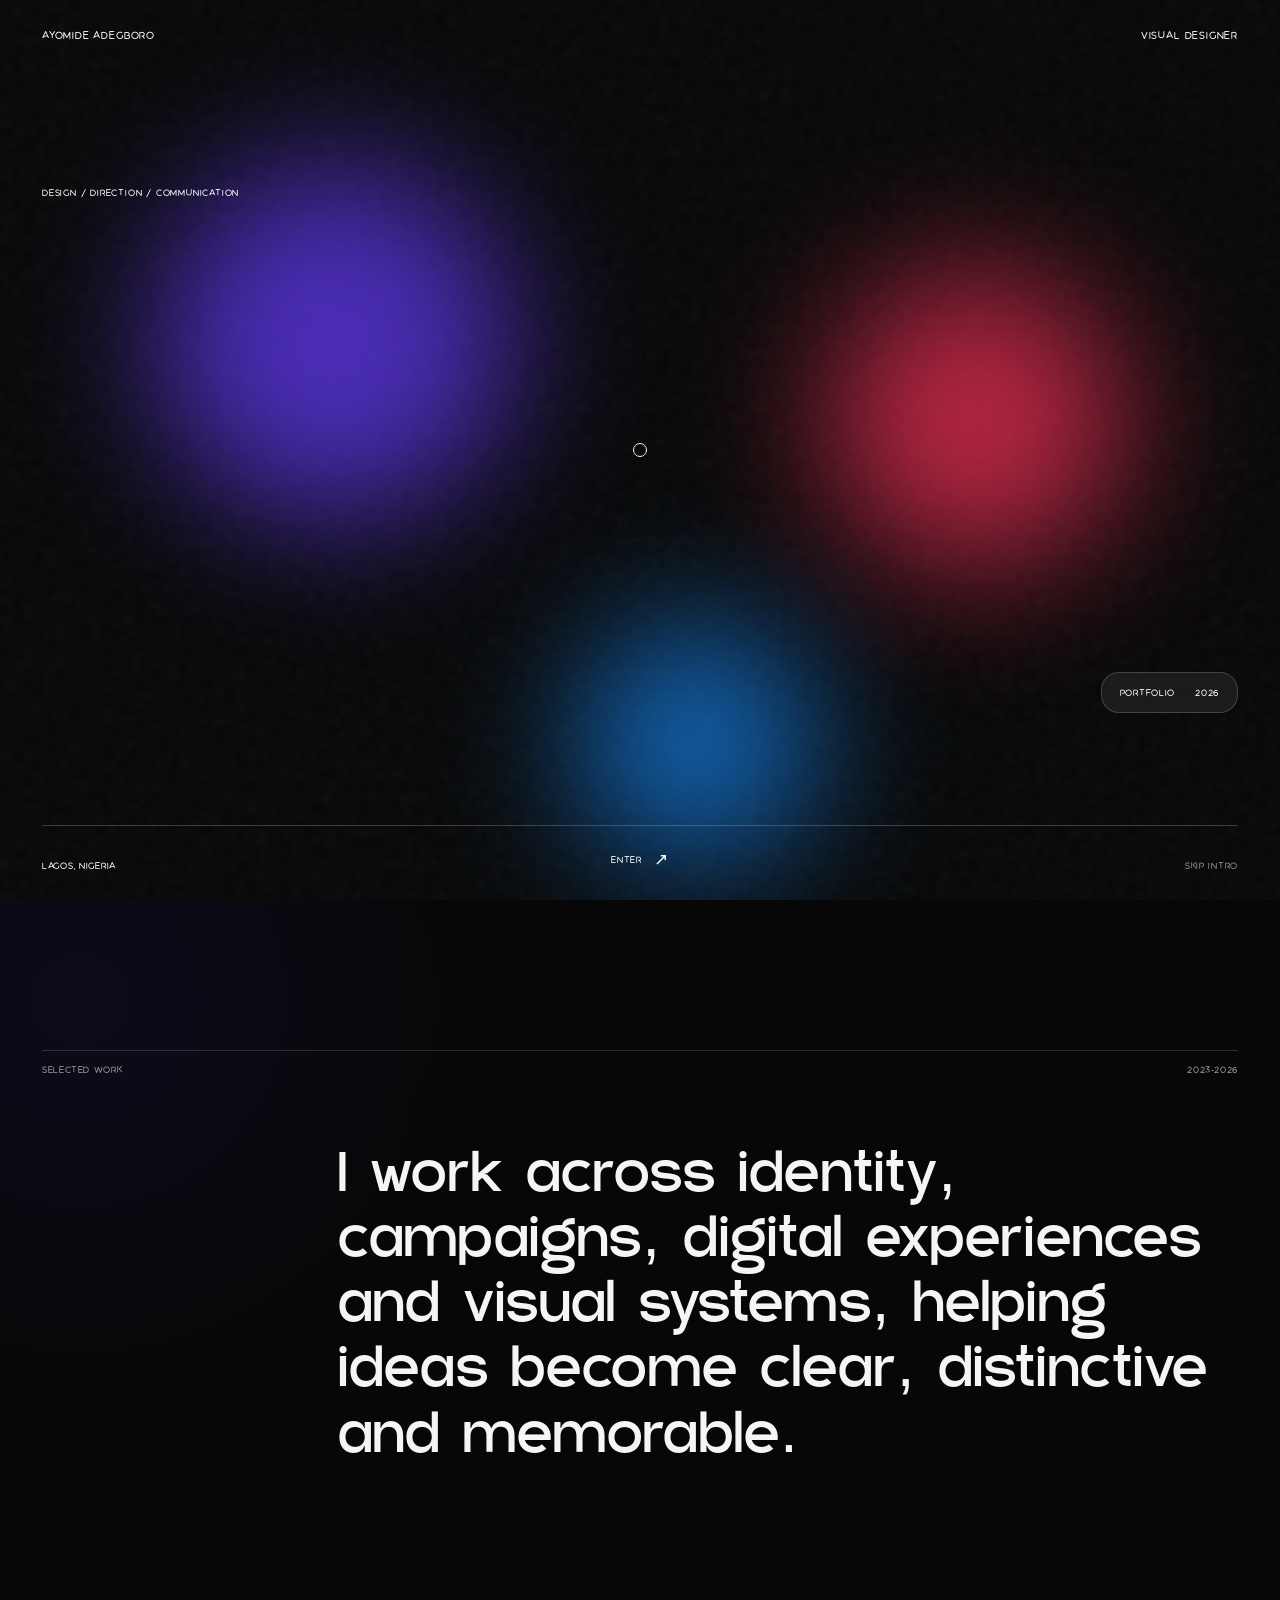
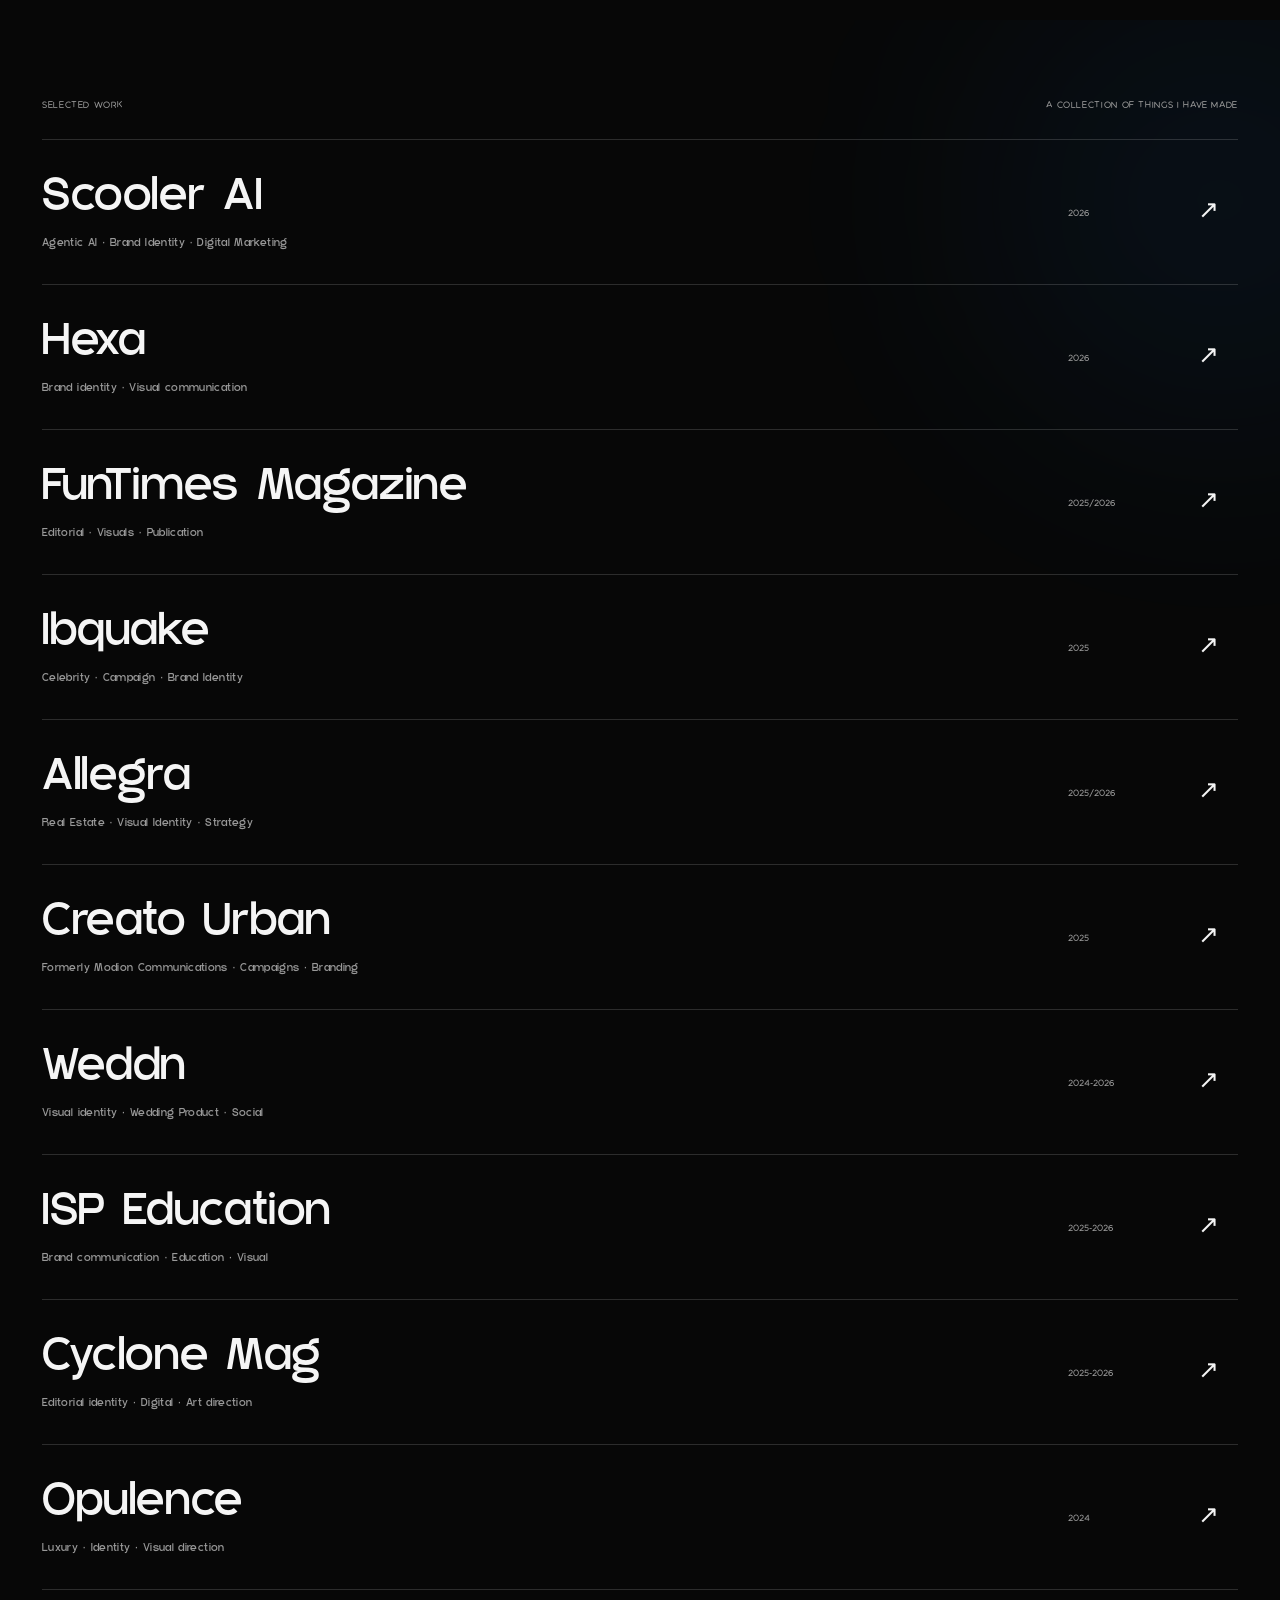
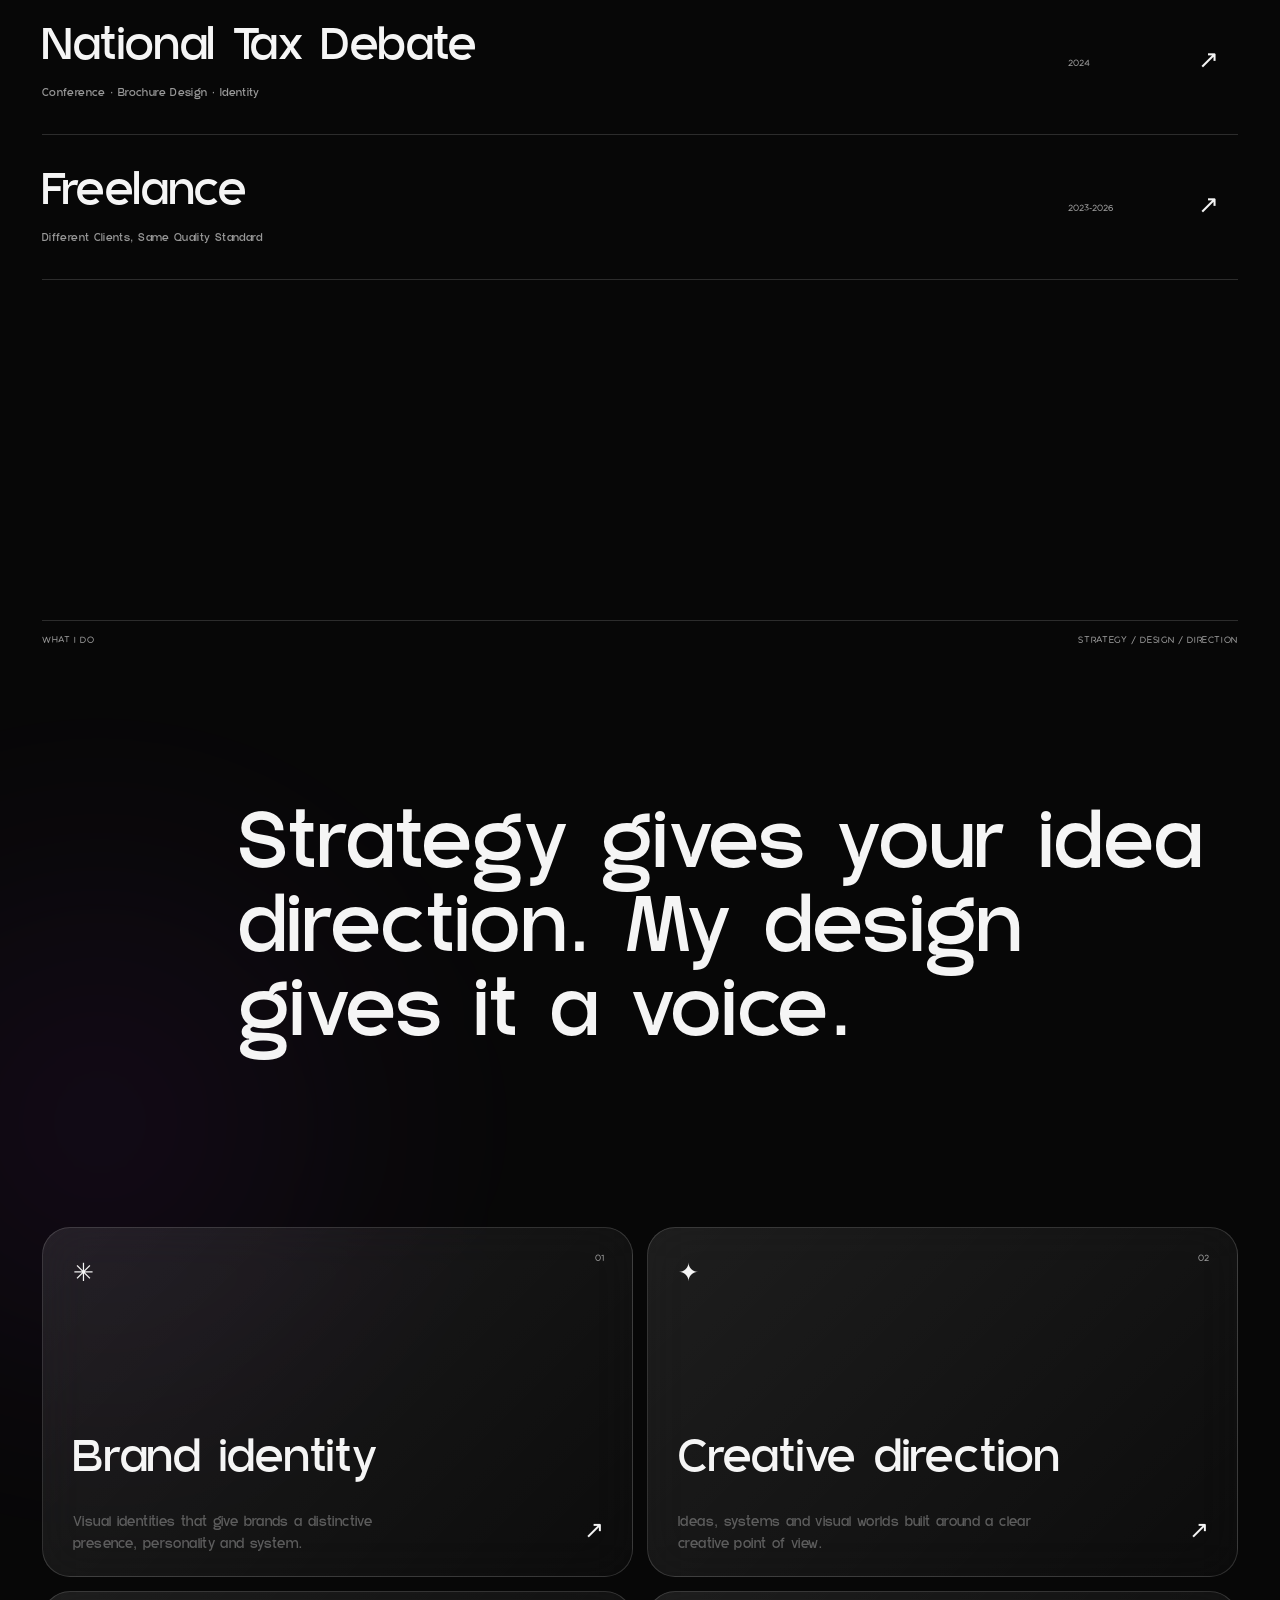
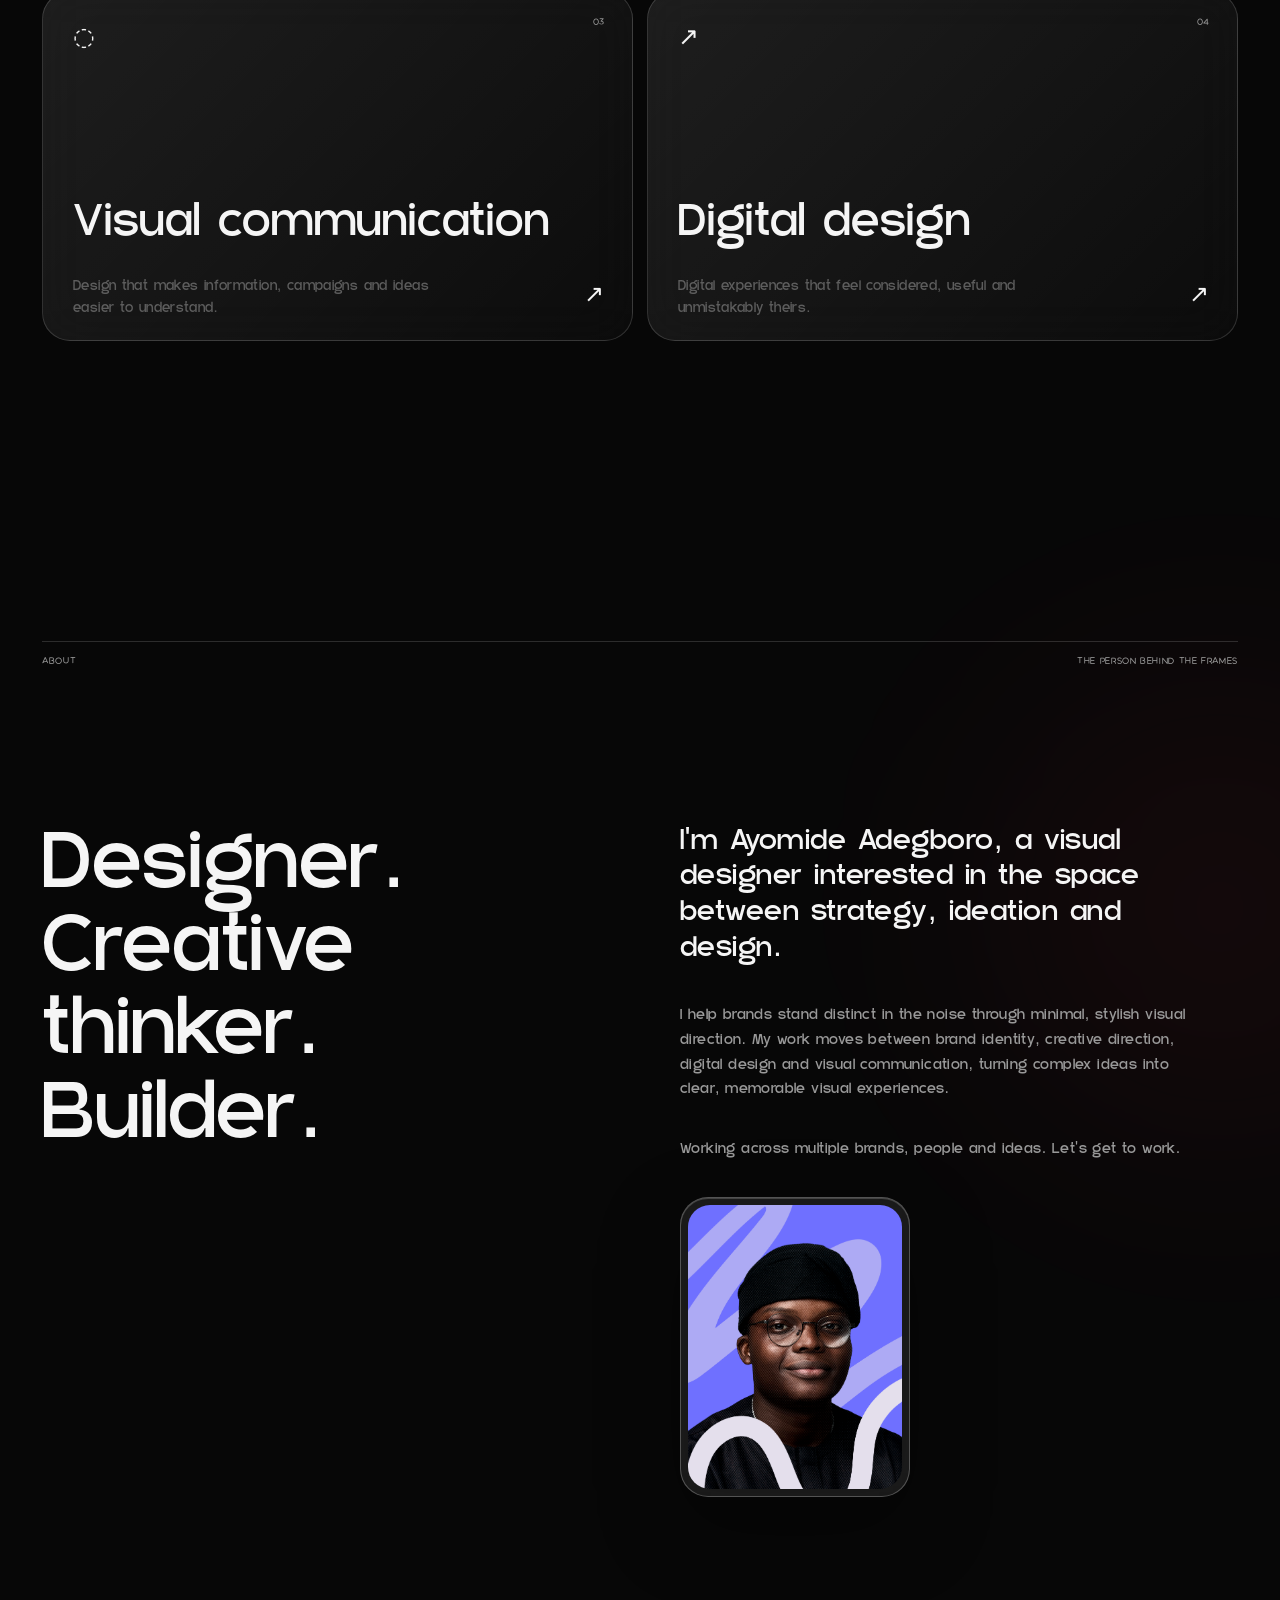
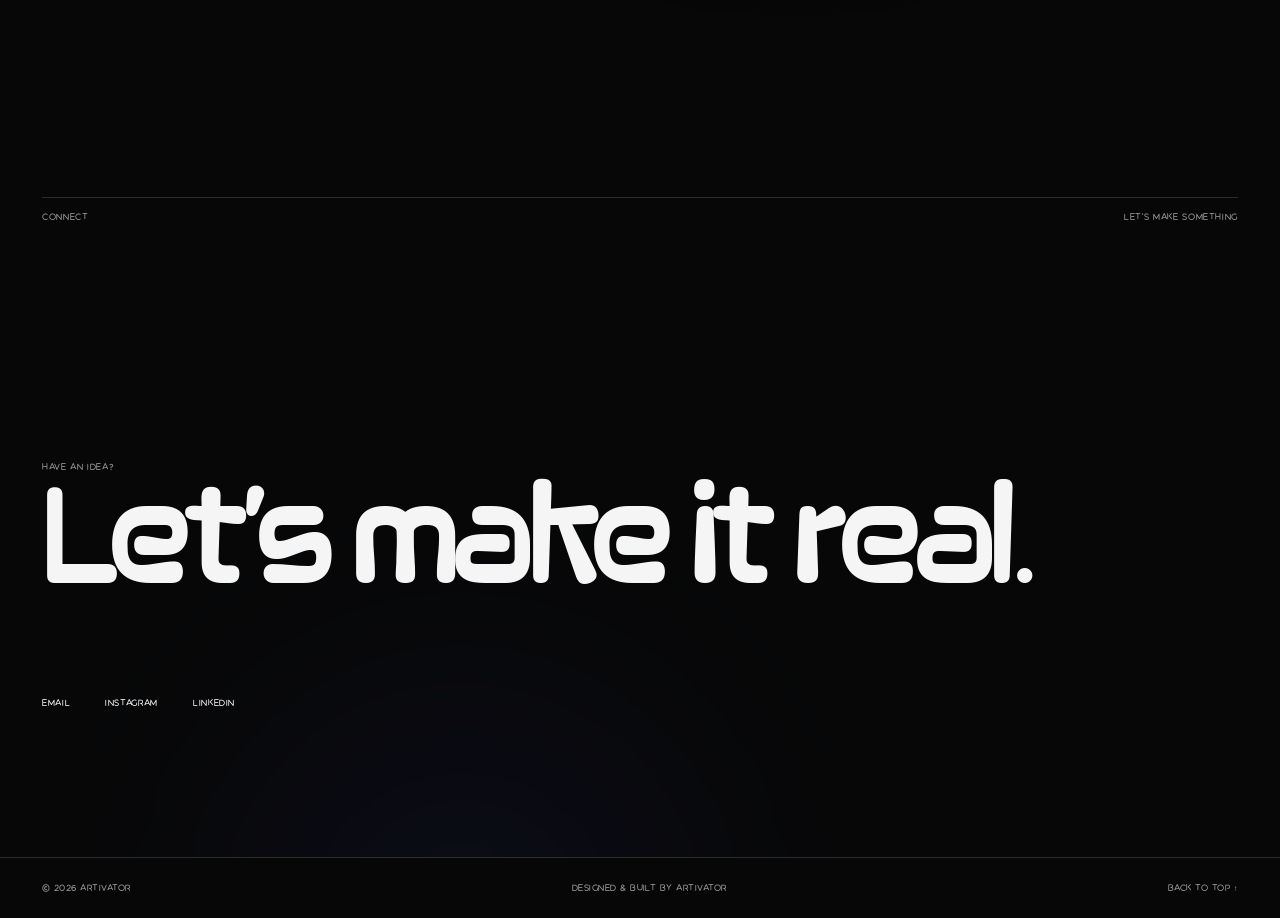
<file: index.html>
<!DOCTYPE html>
<html lang="en">
<head>
  <meta charset="UTF-8">
  <meta name="viewport" content="width=device-width, initial-scale=1.0">

  <meta
    name="description"
    content="Ayomide Adegboro is a visual designer working across brand identity, creative direction and visual communication."
  >

  <title>Ayomide Adegboro | Visual Designer</title>

  <link rel="icon" type="image/png" href="favicon.png?v=1">

  <link rel="preload" href="Rugis.ttf?v=9" as="font" type="font/ttf" crossorigin>
  <link rel="preload" href="Aquatico-Regular.otf?v=3" as="font" type="font/otf" crossorigin>
  <link rel="preload" href="Quera.otf?v=2" as="font" type="font/otf" crossorigin>

  <link rel="stylesheet" href="style.css?v=13">
</head>

<body class="intro-active">

  <!-- INTRO -->

  <div class="intro" id="intro">

    <div class="intro-noise"></div>

    <div class="intro-orb orb-one"></div>
    <div class="intro-orb orb-two"></div>
    <div class="intro-orb orb-three"></div>

    <div class="intro-top">
      <span>AYOMIDE ADEGBORO</span>
      <span>VISUAL DESIGNER</span>
    </div>

    <div class="intro-stage">

      <div class="intro-kicker">
        <span>DESIGN / DIRECTION / COMMUNICATION</span>
      </div>

      <div class="intro-statement statement-one">
        <span>Ideas</span>
      </div>

      <div class="intro-statement statement-two">
        <span>become</span>
      </div>

      <div class="intro-statement statement-three">
        <span>visual.</span>
      </div>

      <div class="intro-glass">
        <span>PORTFOLIO</span>
        <span>2026</span>
      </div>

    </div>

    <div class="intro-bottom">

      <div class="intro-location">
        LAGOS, NIGERIA
      </div>

      <button class="intro-enter" id="enterPortfolio">
        <span>Enter</span>
        <span>↗</span>
      </button>

      <button class="intro-skip" id="skipIntro">
        Skip intro
      </button>

    </div>

    <div class="intro-progress"></div>

  </div>


  <!-- CURSOR -->

  <div class="cursor">
    <span>VIEW</span>
  </div>


  <!-- SCROLL PROGRESS -->

  <div class="scroll-progress"></div>


  <!-- HEADER -->

  <header class="site-header">

    <a href="#top" class="brand">

      <span class="portrait-frame">

        <img
          src="portrait.png?v=9"
          alt="Ayomide Adegboro"
          onerror="this.style.display='none'; this.parentElement.classList.add('portrait-fallback');"
        >

        <span class="portrait-initials">AA</span>

      </span>

      <span class="brand-name">
        Ayomide Adegboro
      </span>

    </a>


    <nav class="main-nav">

      <a href="#work" data-section="work">
        Work
      </a>

      <a href="#about" data-section="about">
        About
      </a>

      <a href="#contact" data-section="contact">
        Connect
      </a>

    </nav>


    <button
      class="theme-toggle"
      aria-label="Toggle colour mode"
      type="button"
    >
      <span class="theme-icon">◌</span>
    </button>

  </header>


  <main id="top">


    <!-- HERO -->

    <section class="hero">

      <div class="hero-image"></div>

      <div class="hero-colour"></div>

      <div class="hero-overlay"></div>

      <div class="hero-glass glass-pill">
        <span>VISUAL DESIGNER</span>
        <span>NIGERIA</span>
      </div>


      <div class="hero-content">

        <div class="hero-title">

          <span class="outline-text">
            Hi, I'm Artivator
          </span>

          <span class="solid-text">
            Hi, I'm Artivator
          </span>

        </div>


        <div class="hero-bottom">

          <p class="hero-description">
            I design brands, their experiences and the visual worlds they inhabit.
          </p>

          <a href="#work" class="scroll-link">

            <span>
              Scroll to explore
            </span>

            <span class="scroll-arrow">
              ↓
            </span>

          </a>

        </div>

      </div>


      <div class="hero-corner">
        <span>SELECTED WORK</span>
        <span>2023-2026</span>
      </div>

    </section>


    <!-- INTRODUCTION -->

    <section class="intro-section">

      <div class="section-label">

        <span>
          Selected work
        </span>

        <span>
          2023-2026
        </span>

      </div>


      <div class="intro-copy reveal">

        <p>
          I work across identity, campaigns, digital experiences and visual systems,
          helping ideas become clear, distinctive and memorable.
        </p>

      </div>

    </section>


    <!-- WORK -->

    <section class="work-section" id="work">

      <div class="work-heading reveal">

        <span>
          Selected work
        </span>

        <span>
          A collection of things I have made
        </span>

      </div>


      <div class="projects">


        <a
          href="https://drive.google.com/drive/folders/1yqL7suR-GPdDzLmIt4ArSDWBpNplbJn0-?usp=drive_link"
          class="project reveal"
          data-project="scooler"
          target="_blank"
          rel="noopener noreferrer"
        >

          <div class="project-main">
            <h2>Scooler AI</h2>

            <p>
              Agentic AI · Brand Identity · Digital Marketing
            </p>
          </div>

          <div class="project-year">
            2026
          </div>

          <div class="project-arrow">
            ↗
          </div>

          <div class="project-preview">
            <div class="preview-inner">
              <span>Scooler</span>
              <small>AI · Education</small>
            </div>
          </div>

        </a>


        <a
          href="https://drive.google.com/drive/folders/1u21sM2bNdu9KOUjyv5wUbh5TlsxdBKtZ?usp=drive_link"
          class="project reveal"
          data-project="hexa"
          target="_blank"
          rel="noopener noreferrer"
        >

          <div class="project-main">
            <h2>Hexa</h2>

            <p>
              Brand identity · Visual communication
            </p>
          </div>

          <div class="project-year">
            2026
          </div>

          <div class="project-arrow">
            ↗
          </div>

          <div class="project-preview">
            <div class="preview-inner">
              <span>Hexa</span>
              <small>Identity system</small>
            </div>
          </div>

        </a>


        <a
          href="https://drive.google.com/drive/folders/1ZtwLb2_UZgYGc8HWLJ92seaIFWWNejAK?usp=drive_link"
          class="project reveal"
          data-project="funtimes"
          target="_blank"
          rel="noopener noreferrer"
        >

          <div class="project-main">
            <h2>FunTimes Magazine</h2>

            <p>
              Editorial · Visuals · Publication
            </p>
          </div>

          <div class="project-year">
            2025/2026
          </div>

          <div class="project-arrow">
            ↗
          </div>

          <div class="project-preview">
            <div class="preview-inner">
              <span>FunTimes</span>
              <small>Editorial</small>
            </div>
          </div>

        </a>


        <a
          href="https://drive.google.com/drive/folders/1-E1LZNFC_kSGOvhXJhtqKliDKSDHdJUE?usp=drive_link"
          class="project reveal"
          data-project="ibquake"
          target="_blank"
          rel="noopener noreferrer"
        >

          <div class="project-main">
            <h2>Ibquake</h2>

            <p>
              Celebrity · Campaign · Brand Identity
            </p>
          </div>

          <div class="project-year">
            2025
          </div>

          <div class="project-arrow">
            ↗
          </div>

          <div class="project-preview">
            <div class="preview-inner">
              <span>Ibquake</span>
              <small>Campaign</small>
            </div>
          </div>

        </a>


        <a
          href="https://drive.google.com/drive/folders/1CUywbL9CgD3aEP8UDXb9yf4lTTe8d5MA?usp=drive_link"
          class="project reveal"
          data-project="allegra"
          target="_blank"
          rel="noopener noreferrer"
        >

          <div class="project-main">
            <h2>Allegra</h2>

            <p>
              Real Estate · Visual Identity · Strategy
            </p>
          </div>

          <div class="project-year">
            2025/2026
          </div>

          <div class="project-arrow">
            ↗
          </div>

          <div class="project-preview">
            <div class="preview-inner">
              <span>Allegra</span>
              <small>REAL ESTATE</small>
            </div>
          </div>

        </a>


        <a
          href="https://drive.google.com/drive/folders/1PVwQDAeLJK2ZtZmjNHh4fPL_LSO_SEuO?usp=drive_link"
          class="project reveal"
          data-project="modion"
          target="_blank"
          rel="noopener noreferrer"
        >

          <div class="project-main">
            <h2>Creato Urban</h2>

            <p>
              Formerly Modion Communications · Campaigns · Branding
            </p>
          </div>

          <div class="project-year">
            2025
          </div>

          <div class="project-arrow">
            ↗
          </div>

          <div class="project-preview">
            <div class="preview-inner">
              <span>Creato</span>
              <small>Urban (Formerly Modion Communications)</small>
            </div>
          </div>

        </a>


        <a
          href="https://drive.google.com/drive/folders/1iJbXfwX-SyhGbmDTWnw00QR22G_d6CHa?usp=drive_link"
          class="project reveal"
          data-project="weddn"
          target="_blank"
          rel="noopener noreferrer"
        >

          <div class="project-main">
            <h2>Weddn</h2>

            <p>
              Visual identity · Wedding Product · Social
            </p>
          </div>

          <div class="project-year">
            2024-2026
          </div>

          <div class="project-arrow">
            ↗
          </div>

          <div class="project-preview">
            <div class="preview-inner">
              <span>Weddn</span>
              <small>Digital wedding experience</small>
            </div>
          </div>

        </a>


        <a
          href="https://drive.google.com/drive/folders/1x17YNjOFydDzLmIt4ArSDWBpNplbJn0-?usp=drive_link"
          class="project reveal"
          data-project="isp"
          target="_blank"
          rel="noopener noreferrer"
        >

          <div class="project-main">
            <h2>ISP Education</h2>

            <p>
              Brand communication · Education · Visual
            </p>
          </div>

          <div class="project-year">
            2025-2026
          </div>

          <div class="project-arrow">
            ↗
          </div>

          <div class="project-preview">
            <div class="preview-inner">
              <span>ISP</span>
              <small>Education</small>
            </div>
          </div>

        </a>


        <a
          href="https://drive.google.com/drive/folders/1240dtZHnUJkYlUYDmfgmJAUNsbvSNzI0?usp=drive_link"
          class="project reveal"
          data-project="cyclone"
          target="_blank"
          rel="noopener noreferrer"
        >

          <div class="project-main">
            <h2>Cyclone Mag</h2>

            <p>
              Editorial identity · Digital · Art direction
            </p>
          </div>

          <div class="project-year">
            2025-2026
          </div>

          <div class="project-arrow">
            ↗
          </div>

          <div class="project-preview">
            <div class="preview-inner">
              <span>Cyclone</span>
              <small>Media House</small>
            </div>
          </div>

        </a>


        <a
          href="https://drive.google.com/drive/folders/1A94g5aA603CsQPKdqBgtrLFcYWRxDM6l?usp=drive_link"
          class="project reveal"
          data-project="opulence"
          target="_blank"
          rel="noopener noreferrer"
        >

          <div class="project-main">
            <h2>Opulence</h2>

            <p>
              Luxury · Identity · Visual direction
            </p>
          </div>

          <div class="project-year">
            2024
          </div>

          <div class="project-arrow">
            ↗
          </div>

          <div class="project-preview">
            <div class="preview-inner">
              <span>Opulence</span>
              <small>Luxury</small>
            </div>
          </div>

        </a>


        <a
          href="https://drive.google.com/drive/folders/1bkO-lygFaup6OGqWUKdKMtmajKlfBNMt?usp=drive_link"
          class="project reveal"
          data-project="tax"
          target="_blank"
          rel="noopener noreferrer"
        >

          <div class="project-main">
            <h2>National Tax Debate</h2>

            <p>
              Conference · Brochure Design · Identity
            </p>
          </div>

          <div class="project-year">
            2024
          </div>

          <div class="project-arrow">
            ↗
          </div>

          <div class="project-preview">
            <div class="preview-inner">
              <span>TTC NTD</span>
              <small>National Tax Debate</small>
            </div>
          </div>

        </a>


        <a
          href="https://drive.google.com/drive/folders/1YZIzyWYYSnARfTANhp-LH3QA4RoCVz56?usp=drive_link"
          class="project reveal"
          data-project="mcsa"
          target="_blank"
          rel="noopener noreferrer"
        >

          <div class="project-main">
            <h2>Freelance</h2>

            <p>
              Different Clients, Same Quality Standard
            </p>
          </div>

          <div class="project-year">
            2023-2026
          </div>

          <div class="project-arrow">
            ↗
          </div>

          <div class="project-preview">
            <div class="preview-inner">
              <span>Freelance</span>
              <small>Consultation</small>
            </div>
          </div>

        </a>

      </div>

    </section>


    <!-- SERVICES -->

    <section class="statement-section">

      <div class="section-label">

        <span>
          What I do
        </span>

        <span>
          Strategy / Design / Direction
        </span>

      </div>


      <div class="statement reveal">

        <p>
          Strategy gives your idea direction. My design gives it a voice.
        </p>

      </div>


      <div class="services">


        <div class="service-card reveal">

          <div class="service-number">
            01
          </div>

          <div class="service-glow"></div>

          <div class="service-content">

            <span class="service-icon">✳</span>

            <h3>
              Brand identity
            </h3>

            <p>
              Visual identities that give brands a distinctive presence,
              personality and system.
            </p>

          </div>

          <div class="service-arrow">
            ↗
          </div>

        </div>


        <div class="service-card reveal">

          <div class="service-number">
            02
          </div>

          <div class="service-glow"></div>

          <div class="service-content">

            <span class="service-icon">✦</span>

            <h3>
              Creative direction
            </h3>

            <p>
              Ideas, systems and visual worlds built around a clear
              creative point of view.
            </p>

          </div>

          <div class="service-arrow">
            ↗
          </div>

        </div>


        <div class="service-card reveal">

          <div class="service-number">
            03
          </div>

          <div class="service-glow"></div>

          <div class="service-content">

            <span class="service-icon">◌</span>

            <h3>
              Visual communication
            </h3>

            <p>
              Design that makes information, campaigns and ideas
              easier to understand.
            </p>

          </div>

          <div class="service-arrow">
            ↗
          </div>

        </div>


        <div class="service-card reveal">

          <div class="service-number">
            04
          </div>

          <div class="service-glow"></div>

          <div class="service-content">

            <span class="service-icon">↗</span>

            <h3>
              Digital design
            </h3>

            <p>
              Digital experiences that feel considered, useful and
              unmistakably theirs.
            </p>

          </div>

          <div class="service-arrow">
            ↗
          </div>

        </div>

      </div>

    </section>


    <!-- ABOUT -->

    <section class="about-section" id="about">

      <div class="section-label">

        <span>
          About
        </span>

        <span>
          The person behind the frames
        </span>

      </div>


      <div class="about-layout">

        <div class="about-title reveal">

          <h2>
            Designer.<br>
            Creative thinker.<br>
            Builder.
          </h2>

        </div>


        <div class="about-copy reveal">

          <p class="large-copy">
            I'm Ayomide Adegboro, a visual designer interested in the space
            between strategy, ideation and design.
          </p>

          <p>
            I help brands stand distinct in the noise through minimal, stylish
            visual direction. My work moves between brand identity, creative
            direction, digital design and visual communication, turning complex
            ideas into clear, memorable visual experiences.
          </p>

          <p>
            Working across multiple brands, people and ideas. Let's get to work.
          </p>


          <!-- PROFILE CARD -->

          <div class="about-photo-card">

            <img
              src="portrait.png?v=10"
              alt="Ayomide Adegboro"
            >

          </div>

        </div>

      </div>

    </section>


    <!-- CONTACT -->

    <section class="contact-section" id="contact">

      <div class="section-label">

        <span>
          Connect
        </span>

        <span>
          Let's make something
        </span>

      </div>


      <div class="contact-content reveal">

        <p>
          Have an idea?
        </p>

        <a
          href="mailto:hello@ayomideadegboro.com"
          class="contact-email"
        >
          Let's make it real.
        </a>


        <div class="contact-meta">

          <a href="mailto:ayomideadegboro116@gmail.com">
            EMAIL
          </a>

          <a
            href="https://www.instagram.com/artivator_/"
            target="_blank"
            rel="noopener noreferrer"
          >
            INSTAGRAM
          </a>

          <a
            href="https://www.linkedin.com/in/ayomide-adegboro-35426b227/"
            target="_blank"
            rel="noopener noreferrer"
          >
            LINKEDIN
          </a>

        </div>

      </div>

    </section>

  </main>


  <footer class="site-footer">

    <span>
      © 2026 Artivator
    </span>

    <span>
      Designed & built by ARTIVATOR
    </span>

    <a href="#top">
      Back to top <span class="footer-arrow">↑</span>
    </a>

  </footer>


  <script src="script.js?v=10"></script>

</body>
</html>
</file>
<file: style.css>
@font-face {
  font-family: "Rugis";
  src: url("./Rugis.ttf?v=9") format("truetype");
  font-display: swap;
}

@font-face {
  font-family: "Aquatico";
  src: url("./Aquatico-Regular.otf?v=3") format("opentype");
  font-display: swap;
}

@font-face {
  font-family: "Quera";
  src: url("./Quera.otf?v=2") format("opentype");
  font-display: swap;
}


:root {
  --bg: #070707;
  --text: #f5f5f5;
  --muted: #999999;
  --line: rgba(255,255,255,0.15);
  --soft-line: rgba(255,255,255,0.08);
  --glass: rgba(255,255,255,0.065);
  --glass-strong: rgba(255,255,255,0.105);
  --glass-border: rgba(255,255,255,0.15);
  --card-bg: rgba(255,255,255,0.055);
  --header-bg: rgba(7,7,7,0.55);
}


body.light {
  --bg: #eeeeec;
  --text: #111111;
  --muted: #686868;
  --line: rgba(0,0,0,0.15);
  --soft-line: rgba(0,0,0,0.08);
  --glass: rgba(255,255,255,0.48);
  --glass-strong: rgba(255,255,255,0.65);
  --glass-border: rgba(0,0,0,0.12);
  --card-bg: rgba(255,255,255,0.42);
  --header-bg: rgba(238,238,236,0.62);
}


* {
  margin: 0;
  padding: 0;
  box-sizing: border-box;
}


html {
  scroll-behavior: smooth;
}


body {
  background: var(--bg);
  color: var(--text);
  font-family: "Quera", Arial, sans-serif;
  overflow-x: hidden;
  cursor: none;
  transition:
    background 0.55s ease,
    color 0.55s ease;
}


body.intro-active {
  overflow: hidden;
}


a {
  color: inherit;
  text-decoration: none;
}


button {
  font: inherit;
}


::selection {
  background: var(--text);
  color: var(--bg);
}


/* INTRO */

.intro {
  position: fixed;
  inset: 0;
  z-index: 10000;
  background: #070707;
  color: white;
  overflow: hidden;
  display: flex;
  flex-direction: column;
  justify-content: space-between;
  padding: 30px 42px;
  transition:
    opacity 1.2s cubic-bezier(.77,0,.175,1),
    visibility 1.2s;
}


.intro.exit {
  opacity: 0;
  visibility: hidden;
  pointer-events: none;
}


.intro-noise {
  position: absolute;
  inset: -50%;
  opacity: 0.055;
  pointer-events: none;
  background-image:
    url("data:image/svg+xml,%3Csvg viewBox='0 0 180 180' xmlns='http://www.w3.org/2000/svg'%3E%3Cfilter id='n'%3E%3CfeTurbulence type='fractalNoise' baseFrequency='.9' numOctaves='4' stitchTiles='stitch'/%3E%3C/filter%3E%3Crect width='100%25' height='100%25' filter='url(%23n)' opacity='.8'/%3E%3C/svg%3E");
  animation: noiseMove .25s steps(2) infinite;
}


.intro-orb {
  position: absolute;
  border-radius: 50%;
  filter: blur(70px);
  opacity: .7;
  pointer-events: none;
}


.orb-one {
  width: 360px;
  height: 360px;
  background: #663cff;
  left: 12%;
  top: 18%;
  animation: orbOne 7s ease-in-out infinite alternate;
}


.orb-two {
  width: 300px;
  height: 300px;
  background: #ff315b;
  right: 12%;
  top: 30%;
  animation: orbTwo 8s ease-in-out infinite alternate;
}


.orb-three {
  width: 240px;
  height: 240px;
  background: #168cff;
  left: 45%;
  bottom: 4%;
  animation: orbThree 6s ease-in-out infinite alternate;
}


.intro-top {
  position: relative;
  z-index: 3;
  display: flex;
  justify-content: space-between;
  font-family: "Aquatico", Arial, sans-serif;
  font-size: 9px;
  letter-spacing: .09em;
  text-transform: uppercase;
  opacity: 0;
  animation: fadeIn .8s ease .2s forwards;
}


.intro-stage {
  position: relative;
  z-index: 2;
  height: 62vh;
  display: flex;
  align-items: center;
  justify-content: center;
}


.intro-kicker {
  position: absolute;
  top: 4%;
  left: 0;
  font-family: "Aquatico", Arial, sans-serif;
  font-size: 8px;
  letter-spacing: .1em;
  opacity: 0;
  animation: fadeIn .8s ease .7s forwards;
}


.intro-statement {
  position: absolute;
  width: 100%;
  text-align: center;
  font-family: "Rugis", Arial, sans-serif;
  font-size: clamp(100px, 17vw, 250px);
  line-height: .7;
  letter-spacing: -.065em;
  opacity: 0;
}


.statement-one {
  animation: statementOne 4.8s cubic-bezier(.77,0,.175,1) .8s both;
}


.statement-two {
  animation: statementTwo 4.8s cubic-bezier(.77,0,.175,1) 1.8s both;
}


.statement-three {
  animation: statementThree 4.8s cubic-bezier(.77,0,.175,1) 2.8s both;
}


.intro-ring {
  position: absolute;
  width: clamp(180px, 24vw, 350px);
  aspect-ratio: 1;
  border: 1px solid rgba(255,255,255,.22);
  border-radius: 50%;
  animation: ringSpin 8s linear infinite;
}


.intro-ring::before,
.intro-ring::after {
  content: "";
  position: absolute;
  inset: 14px;
  border: 1px solid rgba(255,255,255,.12);
  border-radius: 50%;
}


.intro-ring::after {
  inset: 38%;
  background: rgba(255,255,255,.1);
  backdrop-filter: blur(10px);
}


.intro-glass {
  position: absolute;
  right: 0;
  bottom: 2%;
  padding: 15px 18px;
  border: 1px solid rgba(255,255,255,.18);
  border-radius: 18px;
  background: rgba(255,255,255,.07);
  backdrop-filter: blur(18px);
  -webkit-backdrop-filter: blur(18px);
  display: flex;
  gap: 20px;
  font-family: "Aquatico", Arial, sans-serif;
  font-size: 8px;
  letter-spacing: .09em;
}


.intro-bottom {
  position: relative;
  z-index: 4;
  display: grid;
  grid-template-columns: 1fr auto 1fr;
  align-items: end;
  opacity: 0;
  animation: fadeIn .8s ease 1.1s forwards;
}


.intro-location,
.intro-skip,
.intro-enter {
  font-family: "Aquatico", Arial, sans-serif;
  font-size: 8px;
  text-transform: uppercase;
  letter-spacing: .09em;
}


.intro-enter,
.intro-skip {
  border: 0;
  background: transparent;
  color: white;
  cursor: none;
}


.intro-enter {
  display: flex;
  align-items: center;
  gap: 12px;
}


.intro-enter span:last-child {
  font-family: Arial, sans-serif;
  font-size: 17px;
  transition: transform .35s ease;
}


.intro-enter:hover span:last-child {
  transform: translate(5px,-5px);
}


.intro-skip {
  justify-self: end;
  color: rgba(255,255,255,.55);
  transition: color .3s ease;
}


.intro-skip:hover {
  color: white;
}


.intro-progress {
  position: absolute;
  left: 42px;
  right: 42px;
  bottom: 74px;
  height: 1px;
  background: rgba(255,255,255,.2);
  transform-origin: left;
  animation: progress 5.8s linear forwards;
}


@keyframes fadeIn {
  from {
    opacity: 0;
  }

  to {
    opacity: 1;
  }
}


@keyframes statementOne {
  0% {
    opacity: 0;
    transform: translateY(70px) scale(.92);
  }

  12%,25% {
    opacity: 1;
    transform: translateY(0) scale(1);
  }

  38%,100% {
    opacity: 0;
    transform: translateY(-70px) scale(1.08);
  }
}


@keyframes statementTwo {
  0%,18% {
    opacity: 0;
    transform: translateY(70px) scale(.92);
  }

  30%,43% {
    opacity: 1;
    transform: translateY(0) scale(1);
  }

  56%,100% {
    opacity: 0;
    transform: translateY(-70px) scale(1.08);
  }
}


@keyframes statementThree {
  0%,36% {
    opacity: 0;
    transform: translateY(70px) scale(.92);
  }

  48%,64% {
    opacity: 1;
    transform: translateY(0) scale(1);
  }

  76%,100% {
    opacity: 0;
    transform: translateY(-70px) scale(1.08);
  }
}


@keyframes progress {
  from {
    transform: scaleX(0);
  }

  to {
    transform: scaleX(1);
  }
}


@keyframes ringSpin {
  from {
    transform: rotate(0deg);
  }

  to {
    transform: rotate(360deg);
  }
}


@keyframes orbOne {
  from {
    transform: translate(-30px,-20px) scale(.9);
  }

  to {
    transform: translate(100px,80px) scale(1.25);
  }
}


@keyframes orbTwo {
  from {
    transform: translate(30px,30px) scale(1);
  }

  to {
    transform: translate(-100px,-70px) scale(.8);
  }
}


@keyframes orbThree {
  from {
    transform: translate(-60px,20px);
  }

  to {
    transform: translate(80px,-80px);
  }
}


@keyframes noiseMove {
  0% {
    transform: translate(0,0);
  }

  25% {
    transform: translate(3%,-2%);
  }

  50% {
    transform: translate(-2%,3%);
  }

  75% {
    transform: translate(2%,2%);
  }

  100% {
    transform: translate(-3%,-2%);
  }
}


/* CURSOR */

.cursor {
  width: 14px;
  height: 14px;
  border: 1px solid white;
  border-radius: 50%;
  position: fixed;
  top: 0;
  left: 0;
  z-index: 11000;
  pointer-events: none;
  transform: translate(-50%,-50%);
  mix-blend-mode: difference;
  transition:
    width .35s ease,
    height .35s ease,
    background .35s ease;
}


.cursor span {
  position: absolute;
  inset: 0;
  display: flex;
  align-items: center;
  justify-content: center;
  font-size: 8px;
  opacity: 0;
}


.cursor.active {
  width: 70px;
  height: 70px;
  background: white;
  color: black;
  mix-blend-mode: normal;
}


.cursor.active span {
  opacity: 1;
}


/* SCROLL */

.scroll-progress {
  position: fixed;
  top: 0;
  left: 0;
  width: 0;
  height: 2px;
  background: var(--text);
  z-index: 9998;
}


/* HEADER */

.site-header {
  position: fixed;
  top: 0;
  left: 0;
  width: 100%;
  height: 108px;
  padding: 25px 42px;
  display: flex;
  align-items: center;
  justify-content: space-between;
  z-index: 500;
  transition:
    height .4s ease,
    padding .4s ease,
    background .4s ease,
    color .4s ease;
}


.site-header.scrolled {
  height: 78px;
  padding: 17px 42px;
  background: var(--header-bg);
  backdrop-filter: blur(20px);
  -webkit-backdrop-filter: blur(20px);
  border-bottom: 1px solid var(--soft-line);
}


.brand {
  display: flex;
  align-items: center;
  gap: 14px;
}


.portrait-frame {
  width: 43px;
  height: 43px;
  border-radius: 13px;
  overflow: hidden;
  background: #171717;
  border: 1px solid rgba(255,255,255,.2);
  display: flex;
  align-items: center;
  justify-content: center;
}


.portrait-frame img {
  width: 100%;
  height: 100%;
  object-fit: cover;
}


.portrait-initials {
  display: none;
  font-size: 10px;
}


.portrait-fallback .portrait-initials {
  display: block;
}


.brand-name,
.main-nav a,
.theme-toggle {
  font-family: "Aquatico", Arial, sans-serif;
}


.brand-name {
  font-size: 10px;
  letter-spacing: .07em;
  text-transform: uppercase;
}


.main-nav {
  display: flex;
  gap: 42px;
  margin-left: auto;
  margin-right: 45px;
}


.main-nav a {
  font-size: 9px;
  letter-spacing: .08em;
  text-transform: uppercase;
  position: relative;
}


.main-nav a::after {
  content: "";
  position: absolute;
  left: 0;
  bottom: -5px;
  width: 0;
  height: 1px;
  background: currentColor;
  transition: width .3s ease;
}


.main-nav a:hover::after,
.main-nav a.active::after {
  width: 100%;
}


.theme-toggle {
  width: 43px;
  height: 43px;
  border-radius: 50%;
  background: var(--glass);
  border: 1px solid var(--glass-border);
  color: var(--text);
  cursor: none;
  backdrop-filter: blur(12px);
  -webkit-backdrop-filter: blur(12px);
  transition:
    transform .3s ease,
    background .4s ease,
    border-color .4s ease;
}


.theme-toggle:hover {
  transform: rotate(30deg);
}


/* HERO */

.hero {
  min-height: 100svh;
  position: relative;
  overflow: hidden;
  display: flex;
  align-items: center;
  justify-content: center;
}


.hero-image {
  position: absolute;
  inset: -5%;
  background: url("./hero.jpg?v=9") center / cover no-repeat;
  filter: blur(5px);
  transform: scale(1.07);
}


.hero-colour {
  position: absolute;
  inset: 0;
  background:
    radial-gradient(
      circle at 25% 40%,
      rgba(96,48,255,.23),
      transparent 30%
    ),
    radial-gradient(
      circle at 80% 65%,
      rgba(0,157,255,.15),
      transparent 28%
    );
  mix-blend-mode: screen;
}


.hero-overlay {
  position: absolute;
  inset: 0;
  background:
    linear-gradient(
      to bottom,
      rgba(0,0,0,.65),
      rgba(0,0,0,.12) 45%,
      rgba(0,0,0,.7)
    );
}


.hero-glass {
  position: absolute;
  top: 135px;
  right: 42px;
  z-index: 3;
}


.glass-pill {
  padding: 13px 17px;
  display: flex;
  gap: 18px;
  border-radius: 999px;
  background: rgba(255,255,255,.07);
  border: 1px solid rgba(255,255,255,.16);
  backdrop-filter: blur(18px);
  -webkit-backdrop-filter: blur(18px);
  font-family: "Aquatico", Arial, sans-serif;
  font-size: 8px;
  letter-spacing: .08em;
}


.hero-content {
  position: relative;
  z-index: 2;
  width: min(1450px, calc(100% - 84px));
  height: calc(100svh - 120px);
  margin-top: 80px;
  display: flex;
  flex-direction: column;
  justify-content: center;
}


.hero-title {
  position: relative;
  text-align: center;
  line-height: .82;
  color: white;
}


.hero-title span {
  display: block;
  font-family: "Rugis", Arial, sans-serif;
  font-size: clamp(82px, 12.8vw, 150px);
  letter-spacing: -.05em;
  white-space: nowrap;
}


.outline-text {
  position: absolute;
  inset: 0;
  color: transparent;
  -webkit-text-stroke: 1px rgba(255,255,255,.95);
}


.solid-text {
  opacity: 0;
  transform: scale(1.04);
  animation: heroSolid 1.5s cubic-bezier(.77,0,.175,1) .35s forwards;
}


@keyframes heroSolid {

  0% {
    opacity: 0;
    transform: scale(1.04);
  }

  55% {
    opacity: 1;
  }

  100% {
    opacity: 1;
    transform: scale(1);
  }

}


.hero-bottom {
  width: 100%;
  margin-top: 75px;
  display: flex;
  justify-content: center;
  align-items: center;
}


.hero-description {
  max-width: 520px;
  text-align: center;
  font-family: "Quera", Arial, sans-serif;
  font-size: clamp(17px, 1.45vw, 22px);
  line-height: 1.3;
  letter-spacing: .025em;
}


.scroll-link {
  position: absolute;
  right: 0;
  bottom: 0;
  display: flex;
  align-items: center;
  gap: 12px;
  font-family: "Aquatico", Arial, sans-serif;
  font-size: 8px;
  letter-spacing: .08em;
  text-transform: uppercase;
}


.scroll-arrow {
  font-family: Arial, sans-serif;
  font-size: 18px;
  transition: transform .3s ease;
}


.scroll-link:hover .scroll-arrow {
  transform: translateY(5px);
}


.hero-corner {
  position: absolute;
  left: 42px;
  bottom: 40px;
  z-index: 3;
  display: flex;
  gap: 18px;
  font-family: "Aquatico", Arial, sans-serif;
  font-size: 8px;
  letter-spacing: .08em;
}


/* SECTIONS */

.intro-section,
.work-section,
.statement-section,
.about-section,
.contact-section {
  padding: 150px 42px;
  position: relative;
  overflow: hidden;
}

.intro-section::before,
.work-section::before,
.statement-section::before,
.about-section::before,
.contact-section::before {
  content: "";
  position: absolute;
  width: 720px;
  height: 720px;
  border-radius: 50%;
  filter: blur(120px);
  pointer-events: none;
  z-index: -1;
  opacity: .8;
}

.intro-section::before {
  left: -280px;
  top: -260px;
  background: radial-gradient(
    circle,
    rgba(102, 60, 255, .16) 0%,
    rgba(102, 60, 255, 0) 68%
  );
}

.work-section::before {
  right: -300px;
  top: -180px;
  background: radial-gradient(
    circle,
    rgba(22, 140, 255, .13) 0%,
    rgba(22, 140, 255, 0) 68%
  );
}

.statement-section::before {
  left: -260px;
  top: 20%;
  background: radial-gradient(
    circle,
    rgba(190, 65, 255, .12) 0%,
    rgba(190, 65, 255, 0) 68%
  );
}

.about-section::before {
  right: -300px;
  top: 5%;
  background: radial-gradient(
    circle,
    rgba(255, 49, 91, .105) 0%,
    rgba(255, 49, 91, 0) 68%
  );
}

.contact-section::before {
  left: 8%;
  bottom: -430px;
  background: radial-gradient(
    circle,
    rgba(80, 100, 255, .13) 0%,
    rgba(80, 100, 255, 0) 68%
  );
}


.section-label {
  display: flex;
  justify-content: space-between;
  border-top: 1px solid var(--line);
  padding-top: 14px;
  font-family: "Aquatico", Arial, sans-serif;
  font-size: 8px;
  text-transform: uppercase;
  letter-spacing: .08em;
  color: var(--muted);
}


/* INTRO COPY */

.intro-section {
  min-height: 80vh;
  display: flex;
  flex-direction: column;
  justify-content: space-between;
}


.intro-copy {
  max-width: 900px;
  margin-left: auto;
}


.intro-copy p {
  font-family: "Quera", Arial, sans-serif;
  font-size: clamp(42px, 5vw, 80px);
  line-height: 1.02;
  letter-spacing: .018em;
}


/* WORK */

.work-section {
  padding-top: 80px;
}


.work-heading {
  display: flex;
  justify-content: space-between;
  padding-bottom: 30px;
  font-family: "Aquatico", Arial, sans-serif;
  font-size: 8px;
  text-transform: uppercase;
  letter-spacing: .08em;
  color: var(--muted);
}


.projects {
  border-top: 1px solid var(--line);
}


.project {
  min-height: 145px;
  display: grid;
  grid-template-columns: 1fr 100px 40px;
  align-items: center;
  gap: 30px;
  border-bottom: 1px solid var(--line);
  position: relative;
  overflow: hidden;
  transition:
    padding .5s ease,
    color .45s ease,
    border-color .45s ease;
}


.project::before {
  content: "";
  position: absolute;
  inset: 0;
  z-index: 0;
  opacity: 0;
  transform: scaleX(.96);
  transform-origin: center;
  transition:
    opacity .45s ease,
    transform .55s cubic-bezier(.2,.8,.2,1),
    background .45s ease;
  pointer-events: none;
}


.project > * {
  position: relative;
  z-index: 2;
}


.project-main {
  position: relative;
  z-index: 3;
}


.project-main h2 {
  font-family: "Quera", Arial, sans-serif;
  font-size: clamp(30px, 4vw, 62px);
  font-weight: 400;
  line-height: 1;
  letter-spacing: .012em;
  transition:
    transform .45s ease,
    color .45s ease;
}


.project-main p {
  font-family: "Quera", Arial, sans-serif;
  font-size: 12px;
  letter-spacing: .03em;
  color: var(--muted);
  margin-top: 11px;
  transition: color .45s ease;
}


.project-year {
  font-family: "Aquatico", Arial, sans-serif;
  font-size: 8px;
  color: var(--muted);
  transition: color .45s ease;
}


.project-arrow {
  font-size: 25px;
  transition: transform .4s ease;
}


.project:hover {
  padding-left: 18px;
  padding-right: 18px;
  border-bottom-color: transparent;
}


.project:hover::before {
  opacity: 1;
  transform: scaleX(1);
}


.project:hover .project-main h2 {
  transform: translateX(10px);
}


.project:hover .project-arrow {
  transform: translate(5px,-5px);
}


.project:hover .project-main p,
.project:hover .project-year {
  color: currentColor;
}


/* PROJECT HOVER COLOURS */

.project[data-project="scooler"]::before {
  background: #063eff;
}

.project[data-project="hexa"]::before {
  background: linear-gradient(110deg, #6333c3 0%, #ff3bbe 100%);
}

.project[data-project="funtimes"]::before {
  background: #00bf63;
}

.project[data-project="ibquake"]::before {
  background: #af3bff;
}

.project[data-project="allegra"]::before {
  background: #fff9be;
}

.project[data-project="modion"]::before {
  background: #ff6166;
}

.project[data-project="weddn"]::before {
  background: #BDE5CC;
}

.project[data-project="isp"]::before {
  background: #22B50C;
}

.project[data-project="cyclone"]::before {
  background: #ae66ff;
}

.project[data-project="tax"]::before {
  background: #8290ff;
}

.project[data-project="opulence"]::before {
  background: #ffa547;
}

.project[data-project="mcsa"]::before {
  background: #ff8a00;
}


/* LIGHT TEXT ON COLOURFUL PROJECTS */

.project[data-project="scooler"]:hover,
.project[data-project="hexa"]:hover,
.project[data-project="funtimes"]:hover,
.project[data-project="ibquake"]:hover,
.project[data-project="modion"]:hover,
.project[data-project="isp"]:hover,
.project[data-project="cyclone"]:hover,
.project[data-project="tax"]:hover,
.project[data-project="opulence"]:hover,
.project[data-project="mcsa"]:hover {
  color: white;
}


/* DARK TEXT ON LIGHT PROJECTS */

.project[data-project="allegra"]:hover,
.project[data-project="weddn"]:hover {
  color: #111111;
}

.project[data-project="allegra"]:hover .project-main p,
.project[data-project="allegra"]:hover .project-year,
.project[data-project="weddn"]:hover .project-main p,
.project[data-project="weddn"]:hover .project-year {
  color: rgba(17,17,17,.65);
}


.project-preview {
  position: absolute;
  width: 330px;
  height: 220px;
  right: 100px;
  top: 50%;
  transform: translateY(-50%) scale(.8) rotate(2deg);
  opacity: 0;
  pointer-events: none;
  z-index: 1;
  overflow: hidden;
  border-radius: 24px;
  background: rgba(255,255,255,.07);
  border: 1px solid var(--glass-border);
  backdrop-filter: blur(15px);
  -webkit-backdrop-filter: blur(15px);
  transition:
    opacity .45s ease,
    transform .45s ease;
}


.project-preview::before {
  content: "";
  position: absolute;
  inset: 0;
  background: url("./hero.jpg?v=9") center / cover;
  opacity: .3;
  filter: grayscale(1);
}


.project:hover .project-preview {
  opacity: 1;
  transform: translateY(-50%) scale(1) rotate(0);
}


.preview-inner {
  position: absolute;
  inset: 0;
  z-index: 2;
  display: flex;
  flex-direction: column;
  justify-content: flex-end;
  padding: 22px;
}


.preview-inner span {
  font-family: "Rugis", Arial, sans-serif;
  font-size: 45px;
}


.preview-inner small {
  font-family: "Aquatico", Arial, sans-serif;
  font-size: 8px;
  text-transform: uppercase;
  letter-spacing: .08em;
}


/* STATEMENT */

.statement-section {
  padding-top: 190px;
}


.statement {
  max-width: 1000px;
  margin: 160px 0 170px auto;
}


.statement p {
  font-family: "Quera", Arial, sans-serif;
  font-size: clamp(55px, 7vw, 115px);
  line-height: .94;
  letter-spacing: .015em;
}


/* SERVICES */

.services {
  display: grid;
  grid-template-columns: repeat(2,1fr);
  gap: 14px;
}


.service-card {
  min-height: 350px;
  position: relative;
  overflow: hidden;
  padding: 30px;
  border-radius: 28px;
  border: 1px solid var(--glass-border);
  background:
    linear-gradient(
      135deg,
      rgba(255,255,255,.095),
      rgba(255,255,255,.025)
    );
  backdrop-filter: blur(24px);
  -webkit-backdrop-filter: blur(24px);
  transition:
    transform .5s cubic-bezier(.2,.8,.2,1),
    background .5s ease,
    border-color .5s ease;
}


body.light .service-card {
  background:
    linear-gradient(
      135deg,
      rgba(255,255,255,.62),
      rgba(255,255,255,.3)
    );
}


.service-card:hover {
  transform: translateY(-10px) scale(1.012);
  background:
    linear-gradient(
      135deg,
      rgba(255,255,255,.15),
      rgba(255,255,255,.045)
    );
  border-color: rgba(255,255,255,.3);
}


.service-number {
  position: absolute;
  top: 25px;
  right: 28px;
  font-family: "Aquatico", Arial, sans-serif;
  font-size: 8px;
  color: var(--muted);
}


.service-glow {
  position: absolute;
  width: 240px;
  height: 240px;
  border-radius: 50%;
  background: rgba(95,50,255,.3);
  filter: blur(65px);
  right: -100px;
  bottom: -100px;
  opacity: 0;
  transition: opacity .5s ease;
}


.service-card:nth-child(2) .service-glow {
  background: rgba(255,60,110,.28);
}


.service-card:nth-child(3) .service-glow {
  background: rgba(0,160,255,.28);
}


.service-card:nth-child(4) .service-glow {
  background: rgba(130,255,180,.2);
}


.service-card:hover .service-glow {
  opacity: 1;
}


.service-content {
  position: relative;
  z-index: 2;
  height: 100%;
  display: flex;
  flex-direction: column;
  justify-content: flex-end;
}


.service-icon {
  position: absolute;
  top: 0;
  left: 0;
  font-size: 25px;
  transition:
    transform .5s ease,
    opacity .5s ease;
}


.service-card:hover .service-icon {
  transform: rotate(90deg) scale(1.25);
}


.service-content h3 {
  font-family: "Quera", Arial, sans-serif;
  font-size: clamp(35px, 4vw, 62px);
  font-weight: 400;
  line-height: .95;
  letter-spacing: .015em;
  transition: transform .5s ease;
}


.service-card:hover .service-content h3 {
  transform: translateY(-8px);
}


.service-content p {
  max-width: 360px;
  margin-top: 18px;
  font-family: "Quera", Arial, sans-serif;
  font-size: 15px;
  line-height: 1.45;
  letter-spacing: .025em;
  color: var(--muted);
  opacity: .55;
  transform: translateY(10px);
  transition:
    opacity .5s ease,
    transform .5s ease;
}


.service-card:hover .service-content p {
  opacity: 1;
  transform: translateY(0);
}


.service-arrow {
  position: absolute;
  right: 28px;
  bottom: 27px;
  font-size: 24px;
  transition: transform .4s ease;
}


.service-card:hover .service-arrow {
  transform: translate(5px,-5px);
}


/* ABOUT */

.about-section {
  min-height: 100vh;
}


.about-layout {
  display: grid;
  grid-template-columns: 1fr 1fr;
  gap: 80px;
  margin-top: 160px;
}


.about-title h2 {
  font-family: "Quera", Arial, sans-serif;
  font-size: clamp(52px, 7vw, 110px);
  line-height: .93;
  letter-spacing: .01em;
  font-weight: 400;
}


.about-copy {
  max-width: 520px;
}


.about-copy p {
  font-family: "Quera", Arial, sans-serif;
  font-size: 16px;
  line-height: 1.55;
  letter-spacing: .025em;
  color: var(--muted);
  margin-bottom: 35px;
}


.about-copy .large-copy {
  color: var(--text);
  font-size: clamp(25px, 2.5vw, 38px);
  line-height: 1.12;
  letter-spacing: .015em;
}


/* CONTACT */

.contact-section {
  min-height: 90vh;
  display: flex;
  flex-direction: column;
}


.contact-content {
  margin-top: auto;
}


.contact-content > p {
  font-family: "Aquatico", Arial, sans-serif;
  font-size: 8px;
  letter-spacing: .08em;
  text-transform: uppercase;
  color: var(--muted);
  margin-bottom: 25px;
}


.contact-email {
  font-family: "Rugis", Arial, sans-serif;
  font-size: clamp(60px, 10vw, 160px);
  line-height: .8;
  letter-spacing: -.05em;
  display: inline-block;
}


.contact-meta {
  display: flex;
  gap: 35px;
  margin-top: 100px;
}


.contact-meta a {
  font-family: "Aquatico", Arial, sans-serif;
  font-size: 8px;
  text-transform: uppercase;
  letter-spacing: .08em;
}


/* FOOTER */

.site-footer {
  padding: 25px 42px;
  border-top: 1px solid var(--line);
  display: flex;
  justify-content: space-between;
  font-family: "Aquatico", Arial, sans-serif;
  font-size: 8px;
  text-transform: uppercase;
  letter-spacing: .06em;
  color: var(--muted);
}


/* REVEAL */

.reveal {
  opacity: 0;
  transform: translateY(45px);
  transition:
    opacity .9s ease,
    transform .9s cubic-bezier(.2,.8,.2,1);
}


.reveal.visible {
  opacity: 1;
  transform: translateY(0);
}


/* ABOUT PHOTO CARD */

.about-photo-card {
  position: relative;
  left: auto;
  top: auto;
  width: 230px;
  height: 300px;
  margin-top: 10px;
  padding: 7px;
  z-index: 1;
  overflow: hidden;
  border: 1px solid rgba(255,255,255,.25);
  border-radius: 28px;
  background: rgba(255,255,255,.08);
  backdrop-filter: blur(22px);
  -webkit-backdrop-filter: blur(22px);
  box-shadow:
    0 30px 80px rgba(0,0,0,.35),
    inset 0 1px 0 rgba(255,255,255,.18);
  opacity: 0;
  transform: translateX(120px) rotate(6deg);
  transition:
    transform 1.1s cubic-bezier(.16,1,.3,1),
    opacity .8s ease;
}


.about-photo-card img {
  width: 100%;
  height: 100%;
  display: block;
  object-fit: cover;
  border-radius: 22px;
}


.about-photo-card.visible {
  opacity: 1;
  transform: translateX(0) rotate(0);
}


/* MOBILE */

@media (max-width: 800px) {

  body {
    cursor: auto;
  }


  .cursor {
    display: none;
  }


  .intro {
    padding: 24px 20px;
  }


  .intro-stage {
    height: 62vh;
  }


  .intro-statement {
    font-size: 24vw;
  }


  .intro-kicker {
    font-size: 6px;
  }


  .intro-glass {
    right: auto;
    left: 0;
    bottom: 0;
    border-radius: 14px;
  }


  .intro-bottom {
    grid-template-columns: 1fr auto;
    gap: 20px;
  }


  .intro-skip {
    grid-column: 2;
  }


  .intro-location {
    display: none;
  }


  .intro-progress {
    left: 20px;
    right: 20px;
    bottom: 90px;
  }


  .site-header {
    height: 82px;
    padding: 18px 20px;
  }


  .site-header.scrolled {
    height: 70px;
    padding: 14px 20px;
  }


  .brand-name {
    font-size: 8px;
  }


  .portrait-frame {
    width: 38px;
    height: 38px;
  }


  .main-nav {
    gap: 16px;
    margin-right: 16px;
  }


  .main-nav a {
    font-size: 7px;
  }


  .theme-toggle {
    width: 38px;
    height: 38px;
  }


  .hero-content {
    width: calc(100% - 40px);
    height: calc(100svh - 100px);
  }


  .hero-title span {
    font-size: 18vw;
    white-space: normal;
  }


  .hero-bottom {
    margin-top: 60px;
  }


  .hero-description {
    max-width: 340px;
    font-size: 17px;
    letter-spacing: .025em;
  }


  .scroll-link {
    right: auto;
    left: 0;
    bottom: -70px;
  }


  .hero-glass {
    top: 105px;
    right: 20px;
    border-radius: 999px;
  }


  .hero-corner {
    left: 20px;
    bottom: 25px;
  }


  .intro-section,
  .work-section,
  .statement-section,
  .about-section,
  .contact-section {
    padding-left: 20px;
    padding-right: 20px;
    padding-top: 100px;
    padding-bottom: 100px;
  }


  .intro-section {
    min-height: 70vh;
  }


  .intro-copy {
    margin-top: 100px;
  }


  .intro-copy p {
    font-size: 42px;
    letter-spacing: .018em;
  }


  .project {
    min-height: 125px;
    grid-template-columns: 1fr 30px;
    gap: 10px;
  }


  .project-year {
    display: none;
  }


  .project-main h2 {
    font-size: 30px;
  }


  .project-main p {
    font-size: 10px;
    letter-spacing: .025em;
  }


  .project-preview {
    display: none;
  }


  .project:hover {
    padding-left: 0;
    padding-right: 0;
  }


  .project::before {
    transform: none;
  }


  .project:hover::before {
    transform: none;
  }


  .statement {
    margin: 100px 0;
  }


  .statement p {
    font-size: 55px;
  }


  .services {
    grid-template-columns: 1fr;
  }


  .service-card {
    min-height: 310px;
    border-radius: 22px;
  }


  .service-content p {
    opacity: 1;
    transform: none;
  }


  .about-layout {
    grid-template-columns: 1fr;
    gap: 80px;
    margin-top: 100px;
  }


  .about-title h2 {
    font-size: 65px;
  }


  .about-photo-card {
    width: 190px;
    height: 250px;
    border-radius: 24px;
  }


  .about-photo-card img {
    border-radius: 18px;
  }


  .contact-email {
    font-size: 19vw;
  }


  .contact-meta {
    margin-top: 70px;
    gap: 22px;
  }


  .site-footer {
    padding: 20px;
    flex-direction: column;
    gap: 10px;
  }

}


@media (prefers-reduced-motion: reduce) {

  *,
  *::before,
  *::after {
    animation-duration: .01ms !important;
    transition-duration: .01ms !important;
    scroll-behavior: auto !important;
  }

}
</file>
